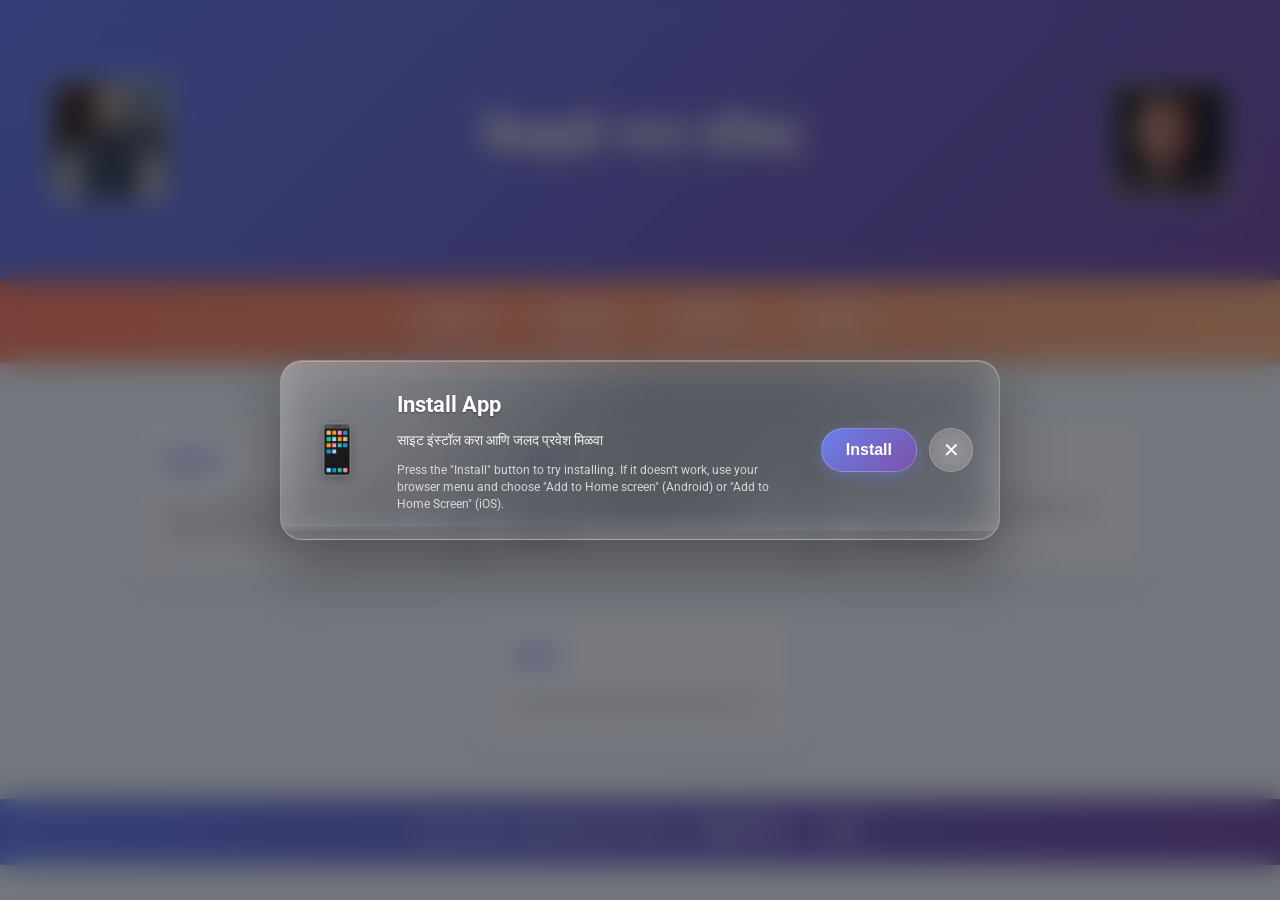
<file: index.html>
<!DOCTYPE html>
<html lang="hi">
<head>
    <meta charset="UTF-8">
    <meta name="viewport" content="width=device-width, initial-scale=1.0">
    <title>चिखली नगर परिषद</title>
    <meta name="theme-color" content="#667eea">
    <link rel="manifest" href="manifest.json">
    <link rel="apple-touch-icon" href="icons/icon-192.svg">
    <style>
@import url('https://fonts.googleapis.com/css2?family=Roboto:wght@400;700&display=swap');

/* Global Styles */
* {
    margin: 0;
    padding: 0;
    box-sizing: border-box;
}

body {
    font-family: 'Roboto', sans-serif;
    background-color: #f4f6f8;
    color: #333;
    line-height: 1.6;
}

/* Header */
header {
    background: linear-gradient(135deg, #667eea 0%, #764ba2 100%);
    padding: 80px 50px;
    display: flex;
    justify-content: space-between;
    align-items: center;
    position: relative;
    color: #ffffff;
    box-shadow: 0 4px 10px rgba(0,0,0,0.2);
}

.header-left, .header-right {
    width: 120px;
    height: 120px;
    border-radius: 8px;
    overflow: hidden;
    border: 3px solid #fff;
    z-index: 1;
    box-shadow: 0 4px 8px rgba(0,0,0,0.3);
}

.header-left img, .header-right img {
    width: 100%;
    height: 100%;
    object-fit: cover;
}

.header-center {
    font-size: 48px;
    font-weight: 700;
    text-align: center;
    z-index: 1;
    position: relative;
    text-shadow: 2px 2px 4px rgba(0,0,0,0.5);
}

/* Navigation */
nav {
    display: flex;
    justify-content: center;
    gap: 30px;
    background: linear-gradient(90deg, #ff7e5f 0%, #feb47b 100%);
    padding: 15px 0;
    box-shadow: 0 2px 5px rgba(0,0,0,0.2);
}

nav div {
    padding: 12px 30px;
    border-radius: 25px;
    font-weight: 500;
    color: #fff;
    cursor: pointer;
    transition: all 0.3s ease;
    background-color: rgba(255,255,255,0.1);
    border: 1px solid rgba(255,255,255,0.3);
}

nav div:hover {
    background-color: rgba(255,255,255,0.2);
    transform: translateY(-3px);
    box-shadow: 0 4px 10px rgba(0,0,0,0.3);
}

/* Main Content */
main {
    max-width: 1200px;
    margin: 50px auto;
    padding: 0 20px;
}

.cards {
    display: flex;
    flex-wrap: wrap;
    gap: 30px;
    justify-content: center;

}
.card {
    background-color: #fff;
    border-radius: 15px;
    padding: 30px;
    flex: 1 1 280px;
    max-width: 320px;
    box-shadow: 0 6px 20px rgba(0,0,0,0.1);
    transition: all 0.3s ease;
    opacity: 0;
    transform: translateY(30px);
    animation: fadeIn 1s forwards;
    border: 1px solid #e0e0e0;
}

.card:nth-child(1) { animation-delay: 0.2s; }
.card:nth-child(2) { animation-delay: 0.4s; }
.card:nth-child(3) { animation-delay: 0.6s; }
.card:nth-child(4) { animation-delay: 0.8s; }

.card:hover {
    transform: translateY(-10px);
    box-shadow: 0 12px 30px rgba(0,0,0,0.2);
    border-color: #667eea;
}

.card h3 {
    font-size: 24px;
    color: #667eea;
    margin-bottom: 15px;
    font-weight: 700;
}

.card p {
    font-size: 16px;
    color: #666;
}

@keyframes fadeIn {
    to {
        opacity: 1;
        transform: translateY(0);
    }
}

/* PWA Install Prompt Dialog */
.a2hs-dialog {
    display: none;
    position: fixed;
    inset: 0;
    background: rgba(10, 14, 24, 0.55);
    backdrop-filter: blur(14px);
    -webkit-backdrop-filter: blur(14px);
    z-index: 1100;
    align-items: center;
    justify-content: center;
    padding: 20px;
    animation: fadeInOverlay 0.3s ease-out;
}

.a2hs-dialog.visible {
    display: flex;
}

.a2hs-dialog__content {
    display: flex;
    align-items: center;
    justify-content: space-between;
    width: min(720px, 95%);
    background: rgba(255, 255, 255, 0.14);
    backdrop-filter: blur(24px);
    -webkit-backdrop-filter: blur(24px);
    border-radius: 22px;
    padding: 26px;
    box-shadow: 0 24px 60px rgba(0,0,0,0.35), inset 0 1px 0 rgba(255,255,255,0.25);
    color: #ffffff;
    gap: 20px;
    border: 1px solid rgba(255, 255, 255, 0.25);
    animation: slideIn 0.4s ease-out;
    position: relative;
    overflow: hidden;
}

.a2hs-dialog__content::before {
    content: '';
    position: absolute;
    inset: 0;
    pointer-events: none;
    background: linear-gradient(135deg, rgba(255,255,255,0.18) 0%, rgba(255,255,255,0) 40%, rgba(255,255,255,0) 60%, rgba(255,255,255,0.12) 100%);
    mix-blend-mode: overlay;
    opacity: 0.9;
    transform: translateY(-8px);
}

.a2hs-dialog__content::after {
    content: '';
    position: absolute;
    inset: 0;
    pointer-events: none;
    background: radial-gradient(circle at top left, rgba(255,255,255,0.25), transparent 55%);
    opacity: 0.6;
    transform: translate(-12px, -12px);
}

.a2hs-dialog__text {
    flex: 1;
    display: flex;
    flex-direction: column;
    gap: 8px;
}

.a2hs-dialog__content h2 {
    display: none;
}

.a2hs-dialog__content p {
    display: none;
}

.a2hs-dialog__header {
    display: none;
}

.a2hs-dialog__icon {
    font-size: 48px;
    margin-right: 10px;
    filter: drop-shadow(0 2px 4px rgba(0,0,0,0.3));
    animation: bounceIn 0.5s ease-out;
}

@keyframes bounceIn {
    0% {
        opacity: 0;
        transform: scale(0.3);
    }
    50% {
        opacity: 1;
        transform: scale(1.05);
    }
    70% {
        transform: scale(0.9);
    }
    100% {
        opacity: 1;
        transform: scale(1);
    }
}

.a2hs-dialog__info {
    display: none;
}

.a2hs-dialog__title {
    font-size: 22px;
    font-weight: 700;
    color: #ffffff;
    text-shadow: 0 1px 2px rgba(0,0,0,0.5);
}

.a2hs-dialog__url {
    display: none;
}

.a2hs-dialog__actions {
    display: none;
}

.a2hs-dialog__buttons {
    display: flex;
    align-items: center;
    gap: 12px;
    flex-shrink: 0;
}

.a2hs-dialog__subtitle {
    font-size: 14px;
    color: rgba(255,255,255,0.9);
    line-height: 1.4;
}

.a2hs-dialog__hint {
    font-size: 12px;
    color: rgba(255,255,255,0.75);
    margin-top: 4px;
    line-height: 1.4;
}

.a2hs-dialog__install {
    padding: 12px 24px;
    border: none;
    border-radius: 50px;
    background: linear-gradient(135deg, #667eea 0%, #764ba2 100%);
    color: #ffffff;
    font-weight: 700;
    font-size: 16px;
    cursor: pointer;
    transition: all 0.3s ease;
    box-shadow: 0 4px 15px rgba(102, 126, 234, 0.4);
    white-space: nowrap;
    border: 1px solid rgba(255,255,255,0.2);
}

.a2hs-dialog__install.disabled {
    opacity: 0.55;
    cursor: not-allowed;
    box-shadow: none;
}

.a2hs-dialog__install:hover {
    transform: translateY(-2px);
    box-shadow: 0 8px 25px rgba(102, 126, 234, 0.6);
    background: linear-gradient(135deg, #5a6fd8 0%, #6a4190 100%);
}

.a2hs-dialog__install.hidden {
    display: none;
}

.a2hs-dialog__close {
    background: rgba(255,255,255,0.1);
    border: 1px solid rgba(255,255,255,0.2);
    color: #ffffff;
    font-size: 20px;
    cursor: pointer;
    width: 44px;
    height: 44px;
    display: flex;
    align-items: center;
    justify-content: center;
    transition: all 0.3s ease;
    padding: 0;
    border-radius: 50%;
    backdrop-filter: blur(10px);
    -webkit-backdrop-filter: blur(10px);
}

.a2hs-dialog__close:hover {
    background: rgba(255,255,255,0.2);
    transform: scale(1.1);
    box-shadow: 0 4px 12px rgba(0,0,0,0.2);
}

@keyframes fadeInOverlay {
    from {
        opacity: 0;
    }
    to {
        opacity: 1;
    }
}

@keyframes slideIn {
    from {
        opacity: 0;
        transform: scale(0.9) translateY(20px);
    }
    to {
        opacity: 1;
        transform: scale(1) translateY(0);
    }
}

@media (max-width: 600px) {
    .a2hs-dialog__content {
        flex-direction: column;
        align-items: center;
        text-align: center;
        gap: 16px;
        width: 90%;
        padding: 20px;
        border-radius: 16px;
    }

    .a2hs-dialog__icon {
        font-size: 40px;
        margin-right: 0;
    }

    .a2hs-dialog__buttons {
        width: 100%;
        justify-content: space-between;
        gap: 8px;
    }

    .a2hs-dialog__install {
        padding: 10px 20px;
        font-size: 15px;
        flex: 1;
    }

    .a2hs-dialog__close {
        width: 40px;
        height: 40px;
        font-size: 18px;
    }

    .a2hs-dialog__title {
        font-size: 20px;
    }

    .a2hs-dialog__subtitle {
        font-size: 13px;
    }
}

.a2hs-button {
    display: none;
    position: fixed;
    bottom: 20px;
    right: 20px;
    z-index: 1000;
    width: 56px;
    height: 56px;
    border-radius: 50%;
    border: none;
    background: linear-gradient(135deg, #667eea 0%, #764ba2 100%);
    color: #fff;
    font-size: 24px;
    display: flex;
    align-items: center;
    justify-content: center;
    box-shadow: 0 10px 25px rgba(0,0,0,0.25);
    cursor: pointer;
    transition: transform 0.2s ease, opacity 0.2s ease;
    opacity: 0;
    pointer-events: none;
}

.a2hs-button.show {
    opacity: 1;
    pointer-events: auto;
}

.a2hs-button:hover {
    transform: translateY(-3px);
}

.a2hs-button--primary,
.a2hs-button--secondary {
    padding: 10px 16px;
    border-radius: 10px;
    border: none;
    font-weight: 600;
    cursor: pointer;
}

.a2hs-button--primary {
    background: linear-gradient(135deg, #667eea 0%, #764ba2 100%);
    color: #fff;
}

.a2hs-button--secondary {
    background: rgba(0,0,0,0.06);
    color: #333;
}

@media (max-width: 768px) {
    /* Show a placeholder straight away in mobile view; enable it once install is available */
    .a2hs-button {
        display: flex;
        opacity: 0.15;
    }

    .a2hs-button.show {
        opacity: 1;
    }
}

/* Footer */
footer {
    background: linear-gradient(90deg, #667eea 0%, #764ba2 100%);
    color: #fff;
    text-align: center;
    padding: 20px 20px;
    font-weight: 500;
    font-size: 16px;
    margin-top: 50px;
    box-shadow: 0 -2px 10px rgba(0,0,0,0.1);
}

footer a {
    color: #fff;
    text-decoration: none;
    margin: 0 15px;
    font-weight: 600;
    transition: color 0.3s;
}

footer a:hover {
    color: #feb47b;
    text-decoration: underline;
}

/* Responsive */
@media (max-width: 768px) {
    header {
        padding: 20px;
        flex-direction: row;
        text-align: center;
    }

    .header-center {
        font-size: 24px;
        margin: 0 10px;
    }

    .header-left, .header-right {
        width: 60px;
        height: 60px;
    }

    nav {
        flex-direction: column;
        gap: 15px;
        padding: 20px 0;
    }

    nav div {
        padding: 10px 20px;
        font-size: 18px;
    }

    .cards {
        flex-direction: column;
        align-items: center;
        gap: 20px;
    }

    .card {
        max-width: 100%;
        padding: 20px;
        min-height: 180px;
        display: flex;
        flex-direction: column;
        justify-content: center;
    }

    footer {
        padding: 15px 10px;
        font-size: 14px;
    }

    footer a {
        display: block;
        margin: 5px 0;
    }
}
    </style>
</head>
<body>

    <header>
        <div class="header-left">
            <img src="modi_q.jpg" alt="प्रधान मंत्री">
        </div>
        <div class="header-center">चिखली नगर परिषद</div>
        <div class="header-right">
            <img src="devaa_1.jpg" alt="देवता">
        </div>
    </header>

    <nav>
        <div onclick="openPage('Takar')">तक्रार</div>
        <div onclick="openPage('magni')">मागणी</div>
        <div onclick="openPage('yojana')">योजना</div>
        <div onclick="openPage('sampark')">संपर्क</div>
    </nav>

    <main>
        <div class="cards">
            <div class="card">
                <h3>तक्रार</h3>
                <p>आपल्या तक्रारी सहजपणे येथे नोंदवा आणि अद्ययावत स्थिती तपासा.</p>
            </div>
            <div class="card">
                <h3>मागणी</h3>
                <p>विविध मागण्या, परवानगी आणि विनंत्या येथे सबमिट करा.</p>
            </div>
            <div class="card">
                <h3>योजना</h3>
                <p>नगर परिषद द्वारे चालविल्या जाणार्‍या योजना आणि लाभांची माहिती.</p>
            </div>
            <div class="card">
                <h3>संपर्क</h3>
                <p>संपर्क माहिती आणि अधिक मदतीसाठी येथे पहा.</p>
            </div>
        </div>
    </main>

    <footer>
        सर्व हक्क राखीव © 2026 चिखली नगर परिषद | 
        <a href="#">गोपनीयता धोरण</a> | 
        <a href="#">संपर्क</a>
    </footer>

    <!-- PWA Install Popup -->
    <div id="a2hs-dialog" class="a2hs-dialog" aria-hidden="true">
        <div class="a2hs-dialog__content">
            <div class="a2hs-dialog__icon">
                📱
            </div>
            <div class="a2hs-dialog__text">
                <div class="a2hs-dialog__title">Install App</div>
                <div class="a2hs-dialog__subtitle">साइट इंस्टॉल करा आणि जलद प्रवेश मिळवा</div>
                <div class="a2hs-dialog__hint">Install option appears on supported Android browsers. If it doesn't, use your browser menu and choose "Add to Home screen".</div>
            </div>
            <div class="a2hs-dialog__buttons">
                <button id="a2hs-install" class="a2hs-dialog__install disabled" type="button">Install</button>
                <button id="a2hs-close" class="a2hs-dialog__close" type="button">✕</button>
            </div>
        </div>
    </div>

    <script>
        // Navigation helper
        function openPage(pageName) {
            window.location.href = pageName + ".html";
        }

        // PWA install prompt helper
        let deferredPrompt;
        const a2hsDialog = document.getElementById('a2hs-dialog');
        const a2hsInstall = document.getElementById('a2hs-install');
        const a2hsClose = document.getElementById('a2hs-close');

        function isAppInstalled() {
            return window.matchMedia('(display-mode: standalone)').matches || window.navigator.standalone === true;
        }

        const a2hsHint = document.querySelector('.a2hs-dialog__hint');

        function updateInstallButtonState() {
            const canInstall = !!deferredPrompt && !isAppInstalled();

            // Always show "Install" button
            a2hsInstall.textContent = 'Install';
            a2hsInstall.classList.remove('disabled'); // Always enable the button

            a2hsHint.textContent = 'Press the "Install" button to try installing. If it doesn\'t work, use your browser menu and choose "Add to Home screen" (Android) or "Add to Home Screen" (iOS).';
        }

        function showInstallPopup() {
            if (isAppInstalled()) return;
            a2hsDialog.classList.add('visible');
            a2hsDialog.setAttribute('aria-hidden', 'false');
            updateInstallButtonState();
        }

        function hideInstallPopup() {
            a2hsDialog.classList.remove('visible');
            a2hsDialog.setAttribute('aria-hidden', 'true');
        }

        window.addEventListener('DOMContentLoaded', () => {
            // Show popup each time page loads (unless already installed)
            showInstallPopup();
        });

        window.addEventListener('beforeinstallprompt', (e) => {
            // Prevent the mini-infobar from appearing automatically
            e.preventDefault();
            deferredPrompt = e;

            // Update install button state once prompt is available
            updateInstallButtonState();

            // Ensure popup is visible (in case it was hidden)
            showInstallPopup();
        });

        a2hsInstall.addEventListener('click', async () => {
            if (!deferredPrompt) {
                a2hsHint.textContent = 'Install isn\'t supported right now. Open your browser menu and pick "Add to Home screen" (Android) or "Add to Home Screen" (iOS).';
                return;
            }

            deferredPrompt.prompt();
            const choiceResult = await deferredPrompt.userChoice;

            if (choiceResult.outcome === 'accepted') {
                a2hsHint.textContent = 'Installed! You can now open it from your home screen.';
                console.log('User accepted the PWA install prompt');
            } else {
                a2hsHint.textContent = 'Install cancelled. You can try again from the browser menu (Add to Home screen).';
                console.log('User dismissed the PWA install prompt');
            }

            // Reset prompt so it can show again on refresh
            deferredPrompt = null;
            updateInstallButtonState();
        });

        a2hsClose.addEventListener('click', hideInstallPopup);

        window.addEventListener('appinstalled', () => {
            console.log('App installed');
            a2hsHint.textContent = 'Installed! You can now open the app from your home screen.';

            // Keep dialog briefly visible so user sees confirmation
            setTimeout(() => {
                hideInstallPopup();
            }, 2400);
        });

        // Register service worker
        if ('serviceWorker' in navigator) {
            window.addEventListener('load', () => {
                navigator.serviceWorker.register('sw.js')
                    .then((registration) => {
                        console.log('Service Worker registered:', registration);
                    })
                    .catch((error) => {
                        console.error('Service Worker registration failed:', error);
                    });
            });
        }
    </script>
   
</body>
</html>
</file>
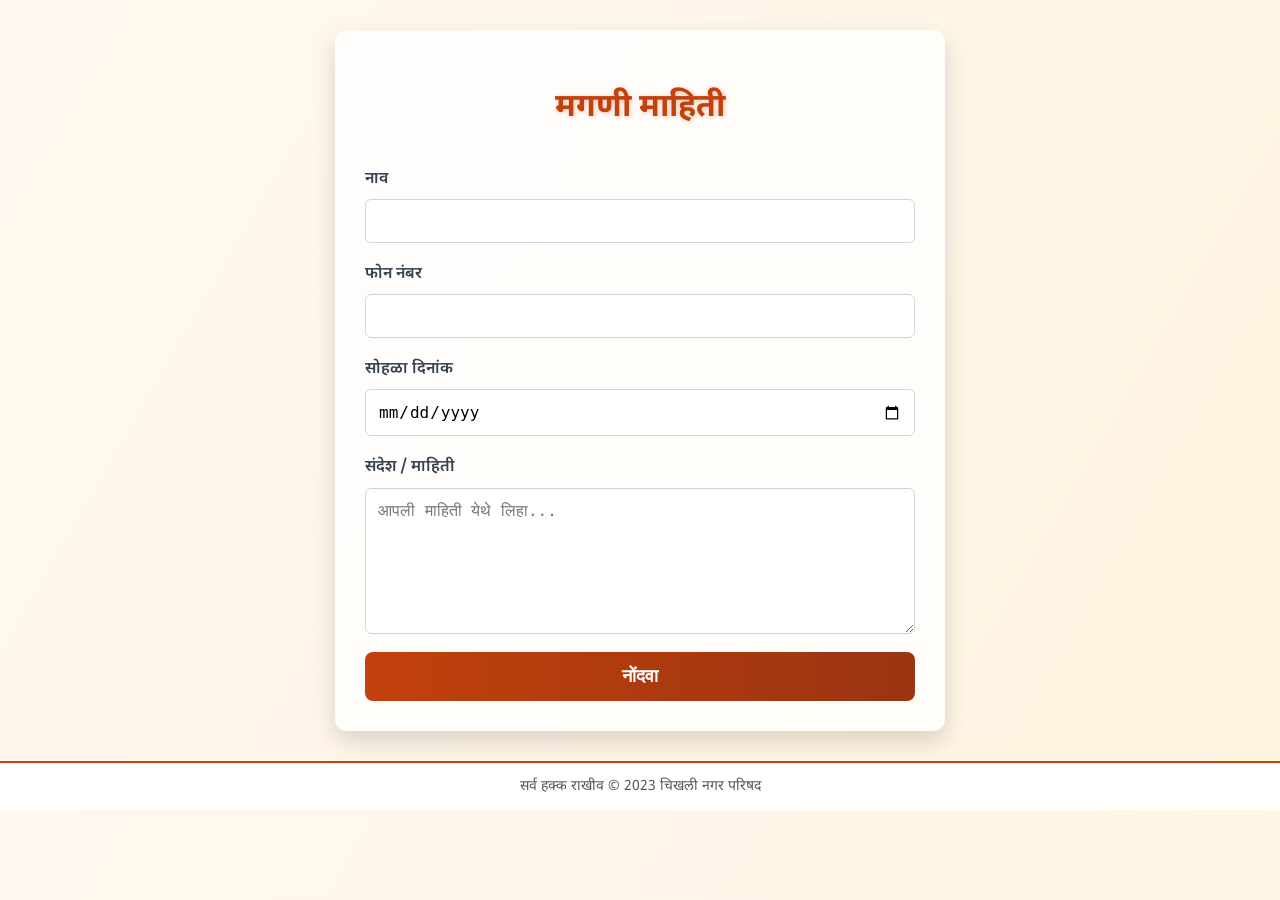
<file: magni.html>
<!DOCTYPE html>
<html lang="mr">
<head>
  <meta charset="UTF-8">
  <meta name="viewport" content="width=device-width, initial-scale=1.0">
  <title>मगणी माहिती - खामगांव नगर परिषद</title>

  <!-- Marathi Font -->
  <link href="https://fonts.googleapis.com/css2?family=Noto+Sans+Devanagari:wght@400;600;700&display=swap" rel="stylesheet">

  <style>
    /* Base Styles */
    body {
      font-family: 'Noto Sans Devanagari', sans-serif;
      margin: 0;
      padding: 0;
      background: linear-gradient(120deg, #fff8f0, #fff4e0);
      color: #333;
      line-height: 1.7;
      overflow-x: hidden;
      animation: fadeInBody 1s ease-in;
    }

    @keyframes fadeInBody {
      from { opacity: 0; }
      to { opacity: 1; }
    }

    .content {
      max-width: 550px;
      margin: 30px auto;
      padding: 30px;
      background-color: #ffffffcc;
      border-radius: 12px;
      box-shadow: 0 10px 25px rgba(0,0,0,0.15);
      animation: fadeInContent 1.2s ease-in-out;
    }

    @keyframes fadeInContent {
      from { transform: translateY(20px); opacity: 0; }
      to { transform: translateY(0); opacity: 1; }
    }

    h1 {
      text-align: center;
      color: #c2410c;
      font-size: 32px;
      margin-bottom: 10px;
      text-shadow: 1px 1px 5px rgba(194,65,12,0.3);
      animation: glow 2s infinite alternate;
    }

    @keyframes glow {
      0% { text-shadow: 1px 1px 5px rgba(194,65,12,0.3); }
      100% { text-shadow: 1px 1px 15px rgba(194,65,12,0.7); }
    }

    p {
      text-align: justify;
      font-size: 17px;
      margin-bottom: 20px;
      color: #555;
      line-height: 1.8;
    }

    /* Form Styling */
    form {
      display: flex;
      flex-direction: column;
      margin-top: 30px;
      animation: fadeInForm 1.5s ease-in-out;
    }

    @keyframes fadeInForm {
      from { transform: translateX(-20px); opacity: 0; }
      to { transform: translateX(0); opacity: 1; }
    }

    label {
      margin-bottom: 6px;
      font-weight: 600;
      color: #374151;
    }

    input, textarea {
      padding: 12px;
      margin-bottom: 18px;
      border: 1px solid #d1d5db;
      border-radius: 6px;
      font-size: 16px;
      transition: all 0.3s ease;
    }

    input:focus, textarea:focus {
      outline: none;
      border-color: #c2410c;
      box-shadow: 0 0 10px rgba(194,65,12,0.3);
      transform: scale(1.02);
    }

    textarea {
      resize: vertical;
      min-height: 120px;
    }

    button {
      padding: 14px;
      background: linear-gradient(to right, #c2410c, #9a3412);
      color: #fff;
      border: none;
      border-radius: 8px;
      font-size: 18px;
      font-weight: 600;
      cursor: pointer;
      transition: all 0.4s ease;
      animation: buttonFade 2s ease-in-out infinite alternate;
    }

    @keyframes buttonFade {
      0% { box-shadow: 0 4px 10px rgba(194,65,12,0.3); }
      100% { box-shadow: 0 6px 20px rgba(194,65,12,0.5); }
    }

    button:hover {
      transform: translateY(-2px) scale(1.02);
      background: linear-gradient(to right, #9a3412, #c2410c);
      box-shadow: 0 8px 25px rgba(194,65,12,0.6);
    }

    .maghani-info {
      margin-top: 30px;
      background: #fff3e0;
      padding: 20px;
      border-radius: 10px;
      border-left: 4px solid #c2410c;
      animation: fadeInInfo 1.5s ease-in-out;
    }

    @keyframes fadeInInfo {
      from { opacity: 0; transform: translateY(10px); }
      to { opacity: 1; transform: translateY(0); }
    }

    .maghani-info p {
      text-align: justify;
      margin: 8px 0;
      font-size: 16px;
    }

    .footer {
      text-align: center;
      padding: 12px;
      background-color: #ffffff;
      border-top: 2px solid #c2410c;
      margin-top: 30px;
      font-size: 14px;
      color: #555;
      animation: fadeInFooter 2s ease-in-out;
    }

    @keyframes fadeInFooter {
      from { opacity: 0; }
      to { opacity: 1; }
    }

    @media (max-width: 768px) {
      .content {
        margin: 15px;
        padding: 20px;
      }
      h1 {
        font-size: 26px;
      }
    }
  </style>
</head>

<body>

  <main class="content">
    <h1>मगणी माहिती</h1>

    <!-- Optional Maghani Info Section -->
    

    <!-- Optional Form for Maghani Event Submission -->
    <form action="#" method="post">
      

      <label for="name">नाव</label>
      <input type="text" id="name" name="name" required>

      <label for="phone">फोन नंबर</label>
      <input type="tel" id="phone" name="phone">

      <label for="event-date">सोहळा दिनांक</label>
      <input type="date" id="event-date" name="event-date" required>

      <label for="message">संदेश / माहिती</label>
      <textarea id="message" name="message" placeholder="आपली माहिती येथे लिहा..."></textarea>

      <button type="submit">नोंदवा</button>
    </form>

  </main>

  <footer class="footer">
    सर्व हक्क राखीव © 2023  चिखली नगर परिषद 
  </footer>

</body>
</html>
</file>
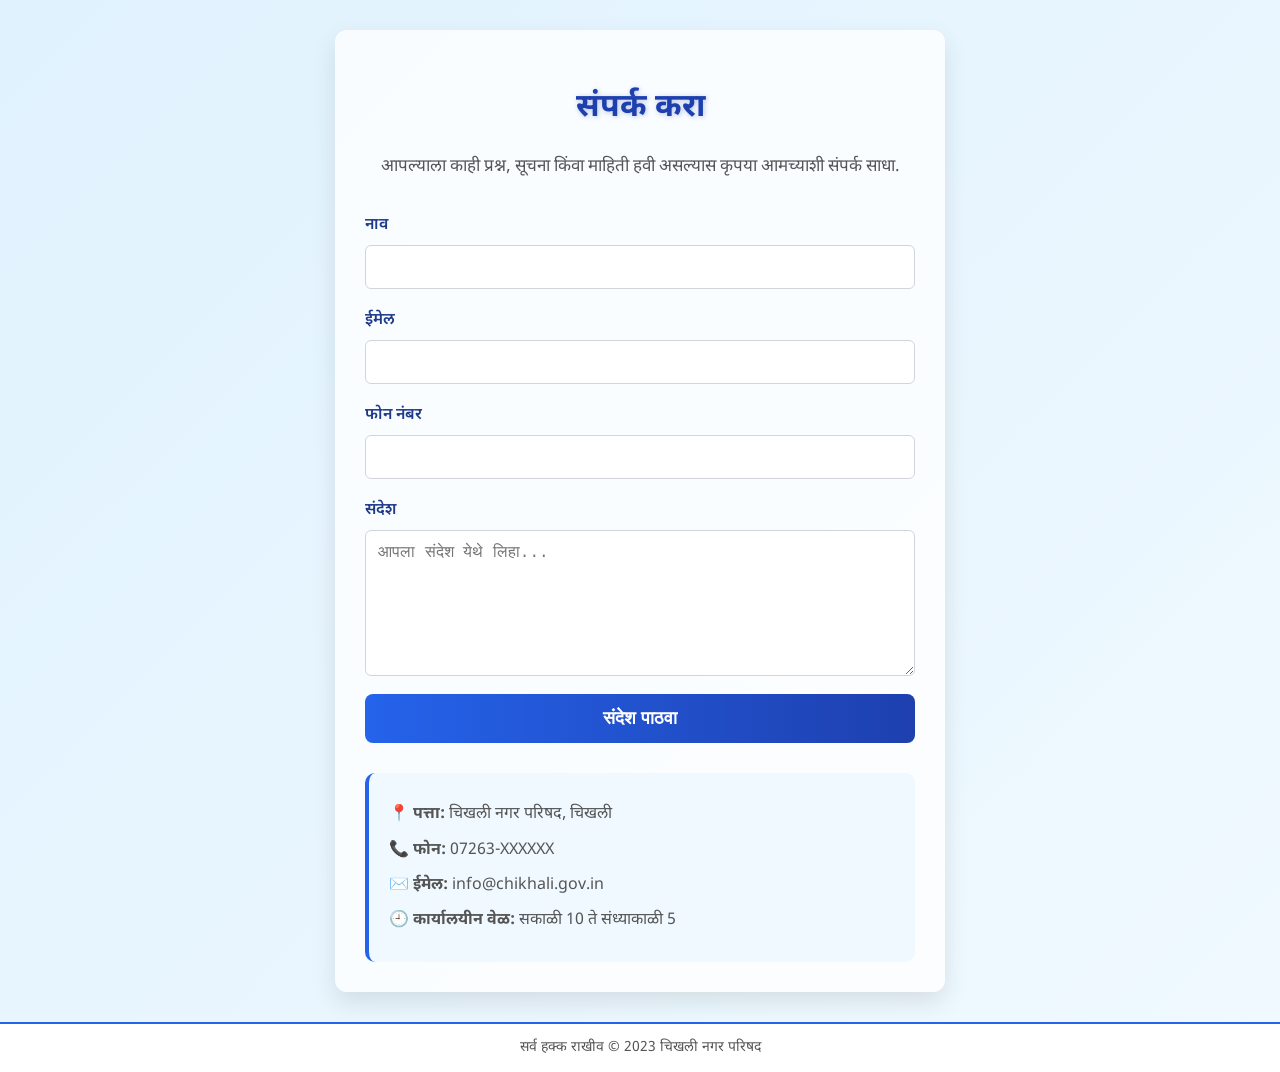
<file: sampark.html>
<!DOCTYPE html>
<html lang="mr">
<head>
  <meta charset="UTF-8">
  <meta name="viewport" content="width=device-width, initial-scale=1.0">
  <title>संपर्क पृष्ठ - खामगांव नगर परिषद</title>

  <!-- Marathi Font -->
  <link href="https://fonts.googleapis.com/css2?family=Noto+Sans+Devanagari:wght@400;600;700&display=swap" rel="stylesheet">

  <style>
    /* Base Styles */
    body {
      font-family: 'Noto Sans Devanagari', sans-serif;
      margin: 0;
      padding: 0;
      background: linear-gradient(135deg, #e0f2fe, #f0f9ff);
      color: #333;
      line-height: 1.7;
      animation: fadeInBody 1s ease-in;
      overflow-x: hidden;
    }

    @keyframes fadeInBody {
      from { opacity: 0; }
      to { opacity: 1; }
    }

    .content {
      max-width: 550px;
      margin: 30px auto;
      padding: 30px;
      background-color: #ffffffcc;
      border-radius: 12px;
      box-shadow: 0 10px 25px rgba(0,0,0,0.1);
      animation: fadeInContent 1.2s ease-in-out;
    }

    @keyframes fadeInContent {
      from { transform: translateY(20px); opacity: 0; }
      to { transform: translateY(0); opacity: 1; }
    }

    h1 {
      text-align: center;
      color: #1e40af;
      font-size: 32px;
      margin-bottom: 10px;
      text-shadow: 1px 1px 5px rgba(30,64,175,0.3);
      animation: glow 2s infinite alternate;
    }

    @keyframes glow {
      0% { text-shadow: 1px 1px 5px rgba(30,64,175,0.3); }
      100% { text-shadow: 1px 1px 15px rgba(30,64,175,0.7); }
    }

    p {
      text-align: center;
      font-size: 17px;
      margin-bottom: 30px;
      color: #555;
    }

    /* Form Styles */
    form {
      display: flex;
      flex-direction: column;
      animation: fadeInForm 1.5s ease-in-out;
    }

    @keyframes fadeInForm {
      from { transform: translateX(-20px); opacity: 0; }
      to { transform: translateX(0); opacity: 1; }
    }

    label {
      margin-bottom: 6px;
      font-weight: 600;
      color: #1e3a8a;
    }

    input, textarea {
      padding: 12px;
      margin-bottom: 18px;
      border: 1px solid #d1d5db;
      border-radius: 6px;
      font-size: 16px;
      transition: all 0.3s ease;
    }

    input:focus, textarea:focus {
      outline: none;
      border-color: #1e40af;
      box-shadow: 0 0 10px rgba(30,64,175,0.3);
      transform: scale(1.02);
    }

    textarea {
      resize: vertical;
      min-height: 120px;
    }

    button {
      padding: 14px;
      background: linear-gradient(to right, #2563eb, #1e40af);
      color: #fff;
      border: none;
      border-radius: 8px;
      font-size: 18px;
      font-weight: 600;
      cursor: pointer;
      transition: all 0.4s ease;
      animation: buttonFade 2s ease-in-out infinite alternate;
    }

    @keyframes buttonFade {
      0% { box-shadow: 0 4px 10px rgba(37,99,235,0.3); }
      100% { box-shadow: 0 6px 20px rgba(37,99,235,0.5); }
    }

    button:hover {
      transform: translateY(-2px) scale(1.02);
      background: linear-gradient(to right, #1e40af, #2563eb);
      box-shadow: 0 8px 25px rgba(37,99,235,0.6);
    }

    /* Contact Info Styling */
    .contact-info {
      margin-top: 30px;
      background: #f0f9ff;
      padding: 20px;
      border-radius: 10px;
      border-left: 4px solid #2563eb;
      animation: fadeInInfo 1.5s ease-in-out;
    }

    @keyframes fadeInInfo {
      from { opacity: 0; transform: translateY(10px); }
      to { opacity: 1; transform: translateY(0); }
    }

    .contact-info p {
      text-align: left;
      margin: 8px 0;
      font-size: 16px;
    }

    /* Footer Styling */
    .footer {
      text-align: center;
      padding: 12px;
      background-color: #ffffff;
      border-top: 2px solid #2563eb;
      margin-top: 30px;
      font-size: 14px;
      color: #555;
      animation: fadeInFooter 2s ease-in-out;
    }

    @keyframes fadeInFooter {
      from { opacity: 0; }
      to { opacity: 1; }
    }

    /* Responsive */
    @media (max-width: 768px) {
      .content {
        margin: 15px;
        padding: 20px;
      }
      h1 {
        font-size: 26px;
      }
    }
  </style>
</head>

<body>

  <main class="content">
    <h1>संपर्क करा</h1>
    <p>आपल्याला काही प्रश्न, सूचना किंवा माहिती हवी असल्यास कृपया आमच्याशी संपर्क साधा.</p>

    <form action="#" method="post">
      <label for="name">नाव</label>
      <input type="text" id="name" name="name" required>

      <label for="email">ईमेल</label>
      <input type="email" id="email" name="email" required>

      <label for="phone">फोन नंबर</label>
      <input type="tel" id="phone" name="phone">

      <label for="message">संदेश</label>
      <textarea id="message" name="message" placeholder="आपला संदेश येथे लिहा..." required></textarea>

      <button type="submit">संदेश पाठवा</button>
    </form>

    <!-- Contact Details -->
    <div class="contact-info">
      <p><strong>📍 पत्ता:</strong> चिखली नगर परिषद, चिखली</p>
      <p><strong>📞 फोन:</strong> 07263-XXXXXX</p>
      <p><strong>✉️ ईमेल:</strong> info@chikhali.gov.in</p>
      <p><strong>🕘 कार्यालयीन वेळ:</strong> सकाळी 10 ते संध्याकाळी 5</p>
    </div>

  </main>

  <footer class="footer">
    सर्व हक्क राखीव © 2023 चिखली नगर परिषद
  </footer>

</body>
</html>
</file>
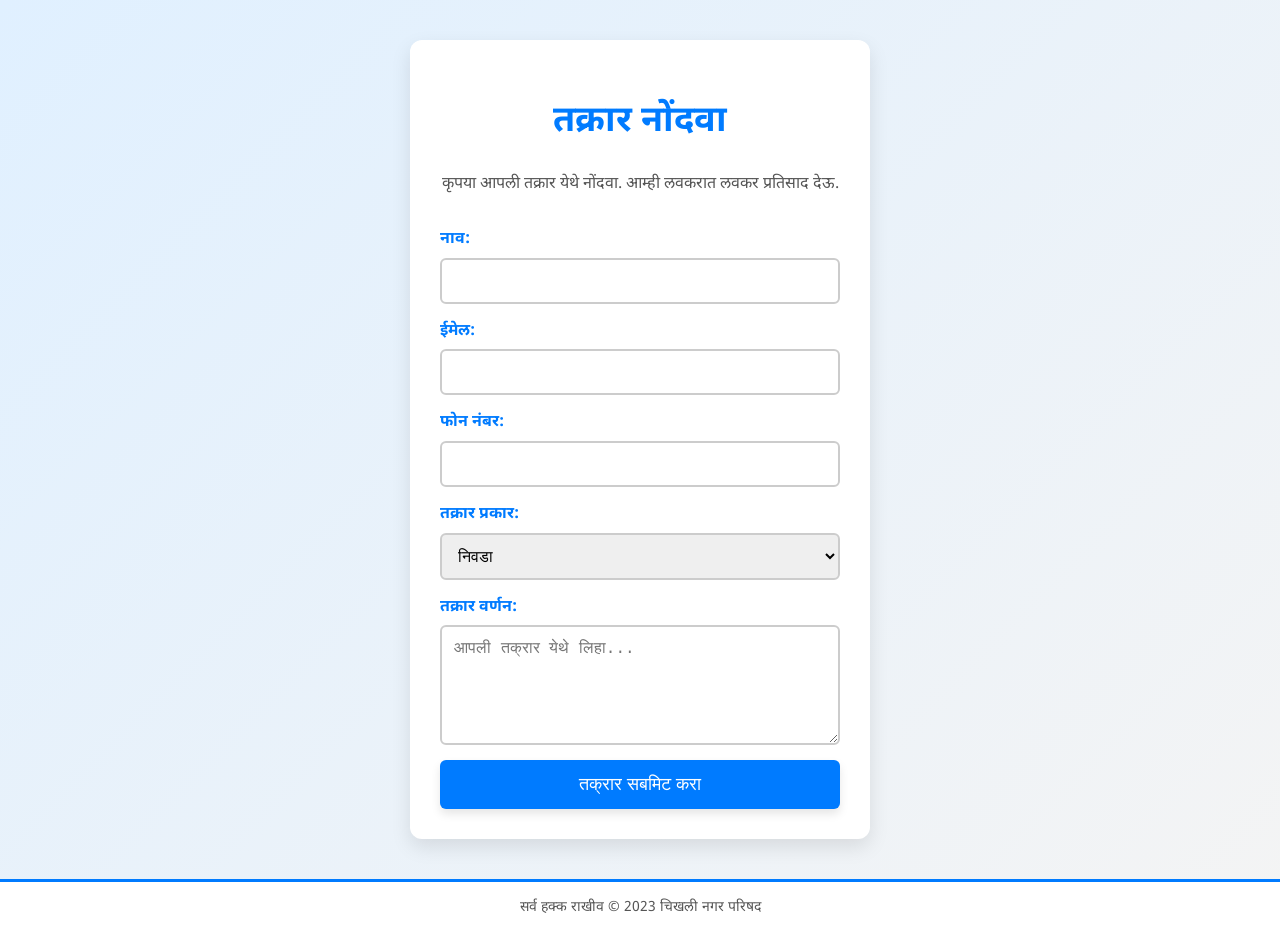
<file: Takar.html>
<!DOCTYPE html>
<html lang="mr">
<head>
<meta charset="UTF-8">
<meta name="viewport" content="width=device-width, initial-scale=1.0">
<title>तक्रार नोंदवा - चिखली नगर परिषद</title>

<!-- Marathi Font -->
<link href="https://fonts.googleapis.com/css2?family=Noto+Sans+Devanagari:wght@400;600;700&display=swap" rel="stylesheet">

<style>
/* General Styles */
body {
  font-family: 'Noto Sans Devanagari', sans-serif;
  margin: 0;
  padding: 0;
  background: linear-gradient(135deg, #e0f0ff, #f4f4f4);
  color: #333;
  line-height: 1.6;
  animation: bodyFade 1.5s ease-in-out;
}

@keyframes bodyFade {
  from {opacity: 0;}
  to {opacity: 1;}
}

/* Main Content Styles */
.content {
  max-width: 400px;
  margin: 40px auto;
  padding: 30px;
  background-color: #ffffff;
  border-radius: 12px;
  box-shadow: 0 8px 20px rgba(0,0,0,0.1);
  animation: contentFade 1s ease forwards;
}

@keyframes contentFade {
  from {opacity: 0; transform: translateY(20px);}
  to {opacity: 1; transform: translateY(0);}
}

.content h1 {
  text-align: center;
  color: #007bff;
  margin-bottom: 20px;
  font-size: 36px;
  animation: headingSlide 1s ease forwards;
}

@keyframes headingSlide {
  from { transform: translateY(-30px); opacity: 0; }
  to { transform: translateY(0); opacity: 1; }
}

.content p {
  text-align: center;
  margin-bottom: 30px;
  font-size: 16px;
  color: #555;
  animation: textFade 1.5s ease forwards;
}

@keyframes textFade {
  from {opacity: 0;}
  to {opacity: 1;}
}

/* Form Styles */
form {
  display: flex;
  flex-direction: column;
}

label {
  margin-bottom: 5px;
  font-weight: bold;
  color: #007bff;
  transition: color 0.3s;
}

input, select, textarea {
  padding: 12px;
  margin-bottom: 15px;
  border: 2px solid #ccc;
  border-radius: 6px;
  font-size: 16px;
  width: 100%;
  box-sizing: border-box;
  transition: box-shadow 0.3s, border-color 0.3s;
  opacity: 0;
  transform: translateY(20px);
  animation: fieldFade 0.8s forwards;
}

input:nth-of-type(1) { animation-delay: 0.2s; }
input:nth-of-type(2) { animation-delay: 0.4s; }
input:nth-of-type(3) { animation-delay: 0.6s; }
select { animation-delay: 0.8s; }
textarea { animation-delay: 1s; }

@keyframes fieldFade {
  to { opacity: 1; transform: translateY(0); }
}

input:focus, select:focus, textarea:focus {
  outline: none;
  border-color: #007bff;
  box-shadow: 0 0 8px rgba(0, 123, 255, 0.4);
}

textarea { min-height: 120px; }

button {
  padding: 14px;
  background-color: #007bff;
  color: white;
  border: none;
  border-radius: 6px;
  font-size: 18px;
  cursor: pointer;
  transition: all 0.3s ease;
  box-shadow: 0 5px 10px rgba(0,0,0,0.1);
  opacity: 0;
  transform: translateY(20px);
  animation: buttonFade 1s forwards;
  animation-delay: 1.2s;
}

@keyframes buttonFade {
  to { opacity: 1; transform: translateY(0);}
}

button:hover {
  background-color: #0056b3;
  transform: translateY(-3px) scale(1.03);
  box-shadow: 0 8px 15px rgba(0,0,0,0.2);
}

/* Footer Styles */
.footer {
  text-align: center;
  padding: 15px;
  background-color: #ffffff;
  border-top: 3px solid #007bff;
  margin-top: 40px;
  font-size: 14px;
  color: #555;
}

/* Responsive Design */
@media (max-width: 768px) {
  .content {
    margin: 20px;
    padding: 20px;
  }
  .content h1 {
    font-size: 28px;
  }
}
</style>
</head>
<body>
<main class="content">
<h1>तक्रार नोंदवा</h1>
<p>कृपया आपली तक्रार येथे नोंदवा. आम्ही लवकरात लवकर प्रतिसाद देऊ.</p>

<form action="#" method="post">
  <label for="name">नाव:</label>
  <input type="text" id="name" name="name" required>

  <label for="email">ईमेल:</label>
  <input type="email" id="email" name="email" required>

  <label for="phone">फोन नंबर:</label>
  <input type="tel" id="phone" name="phone" required>

  <label for="complaint-type">तक्रार प्रकार:</label>
  <select id="complaint-type" name="complaint-type" required>
    <option value="">निवडा</option>
    <option value="road">रस्ता</option>
    <option value="water">पाणी</option>
    <option value="electricity">वीज</option>
    <option value="sanitation">स्वच्छता</option>
    <option value="other">इतर</option>
  </select>

  <label for="description">तक्रार वर्णन:</label>
  <textarea id="description" name="description" placeholder="आपली तक्रार येथे लिहा..." required></textarea>

  <button type="submit">तक्रार सबमिट करा</button>
</form>
</main>

<footer class="footer">
  सर्व हक्क राखीव © 2023 चिखली नगर परिषद
</footer>
</body>
</html>
</file>
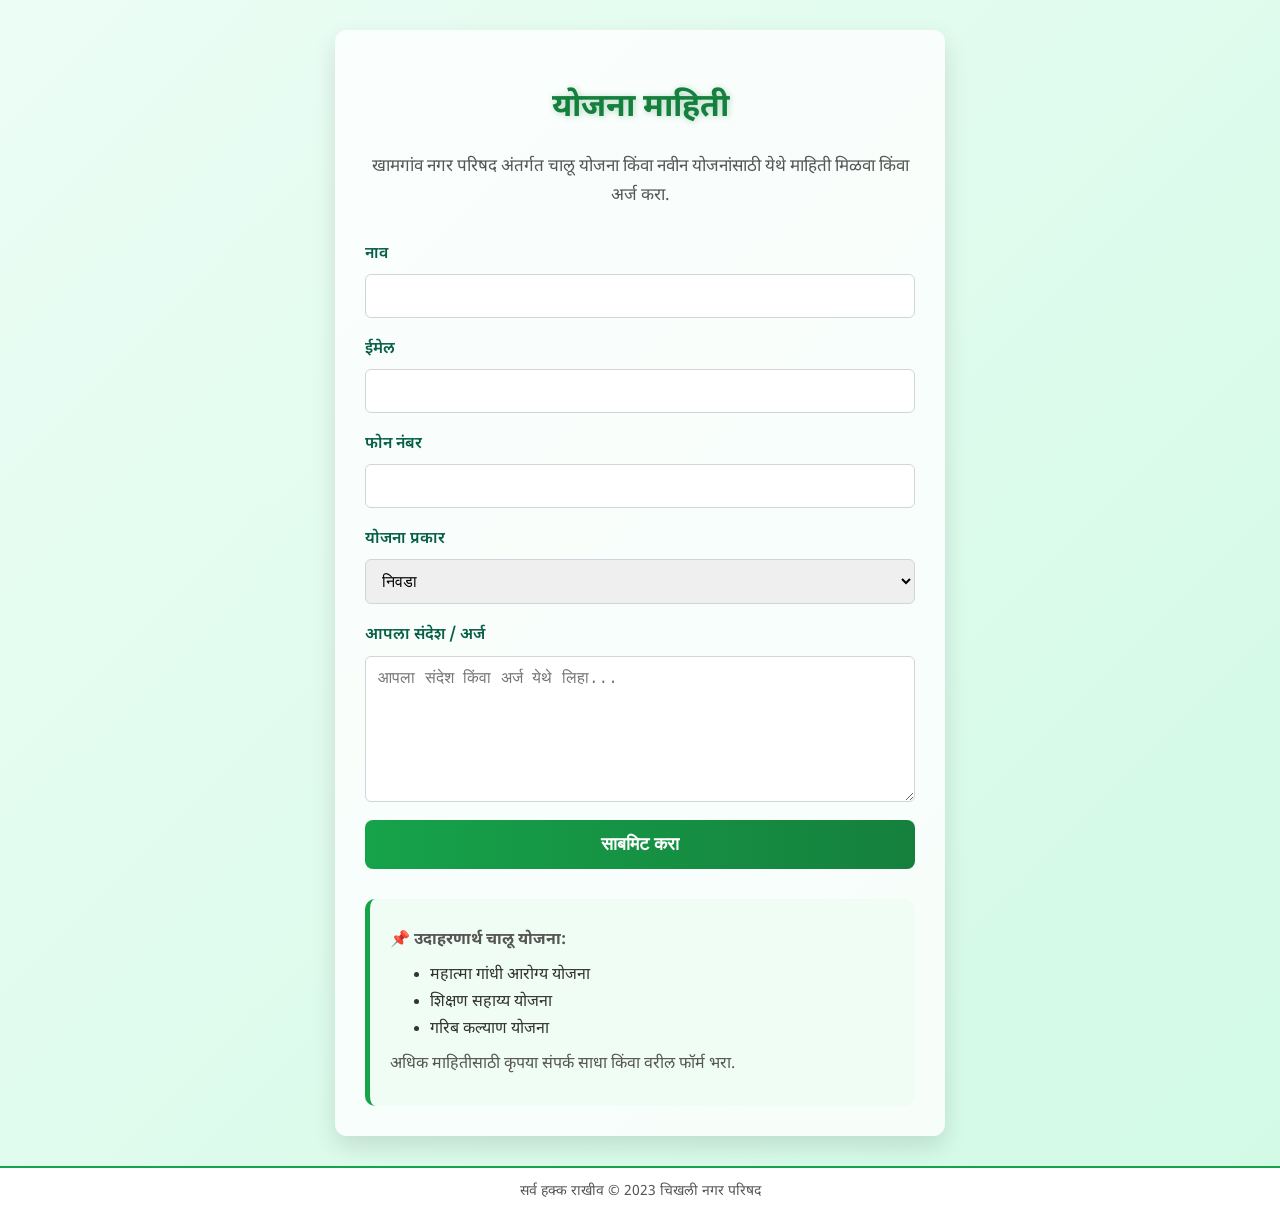
<file: yojana.html>
<!DOCTYPE html>
<html lang="mr">
<head>
  <meta charset="UTF-8">
  <meta name="viewport" content="width=device-width, initial-scale=1.0">
  <title>योजना माहिती - खामगांव नगर परिषद</title>

  <!-- Marathi Font -->
  <link href="https://fonts.googleapis.com/css2?family=Noto+Sans+Devanagari:wght@400;600;700&display=swap" rel="stylesheet">

  <style>
    /* Base Styles */
    body {
      font-family: 'Noto Sans Devanagari', sans-serif;
      margin: 0;
      padding: 0;
      background: linear-gradient(135deg, #ecfdf5, #d1fae5);
      color: #333;
      line-height: 1.7;
      animation: fadeInBody 1s ease-in;
      overflow-x: hidden;
    }

    @keyframes fadeInBody {
      from { opacity: 0; }
      to { opacity: 1; }
    }

    .content {
      max-width: 550px;
      margin: 30px auto;
      padding: 30px;
      background-color: #ffffffcc;
      border-radius: 12px;
      box-shadow: 0 10px 25px rgba(0,0,0,0.12);
      animation: fadeInContent 1.2s ease-in-out;
    }

    @keyframes fadeInContent {
      from { transform: translateY(20px); opacity: 0; }
      to { transform: translateY(0); opacity: 1; }
    }

    h1 {
      text-align: center;
      color: #15803d; /* Dark Green for schemes */
      font-size: 32px;
      margin-bottom: 10px;
      text-shadow: 1px 1px 6px rgba(21,128,61,0.3);
      animation: glow 2s infinite alternate;
    }

    @keyframes glow {
      0% { text-shadow: 1px 1px 6px rgba(21,128,61,0.3); }
      100% { text-shadow: 1px 1px 18px rgba(21,128,61,0.7); }
    }

    p {
      text-align: center;
      font-size: 17px;
      margin-bottom: 30px;
      color: #555;
    }

    /* Form Styles */
    form {
      display: flex;
      flex-direction: column;
      animation: fadeInForm 1.5s ease-in-out;
    }

    @keyframes fadeInForm {
      from { transform: translateX(-20px); opacity: 0; }
      to { transform: translateX(0); opacity: 1; }
    }

    label {
      margin-bottom: 6px;
      font-weight: 600;
      color: #065f46; /* Deep green */
    }

    input, select, textarea {
      padding: 12px;
      margin-bottom: 18px;
      border: 1px solid #d1d5db;
      border-radius: 6px;
      font-size: 16px;
      transition: all 0.3s ease;
    }

    input:focus, select:focus, textarea:focus {
      outline: none;
      border-color: #15803d;
      box-shadow: 0 0 10px rgba(21,128,61,0.3);
      transform: scale(1.02);
    }

    textarea {
      resize: vertical;
      min-height: 120px;
    }

    button {
      padding: 14px;
      background: linear-gradient(to right, #16a34a, #15803d);
      color: #fff;
      border: none;
      border-radius: 8px;
      font-size: 18px;
      font-weight: 600;
      cursor: pointer;
      transition: all 0.4s ease;
      animation: buttonFade 2s ease-in-out infinite alternate;
    }

    @keyframes buttonFade {
      0% { box-shadow: 0 4px 10px rgba(22,163,74,0.3); }
      100% { box-shadow: 0 6px 20px rgba(22,163,74,0.5); }
    }

    button:hover {
      transform: translateY(-2px) scale(1.02);
      background: linear-gradient(to right, #15803d, #16a34a);
      box-shadow: 0 8px 25px rgba(22,163,74,0.6);
    }

    /* Scheme Info Styling */
    .scheme-info {
      margin-top: 30px;
      background: #f0fdf4;
      padding: 20px;
      border-radius: 10px;
      border-left: 5px solid #16a34a;
      animation: fadeInInfo 1.5s ease-in-out;
    }

    @keyframes fadeInInfo {
      from { opacity: 0; transform: translateY(10px); }
      to { opacity: 1; transform: translateY(0); }
    }

    .scheme-info p, .scheme-info ul {
      text-align: left;
      margin: 8px 0;
      font-size: 16px;
    }

    /* Footer Styling */
    .footer {
      text-align: center;
      padding: 12px;
      background-color: #ffffff;
      border-top: 2px solid #16a34a;
      margin-top: 30px;
      font-size: 14px;
      color: #555;
      animation: fadeInFooter 2s ease-in-out;
    }

    @keyframes fadeInFooter {
      from { opacity: 0; }
      to { opacity: 1; }
    }

    /* Responsive */
    @media (max-width: 768px) {
      .content {
        margin: 15px;
        padding: 20px;
      }
      h1 {
        font-size: 26px;
      }
    }
  </style>
</head>

<body>

  <main class="content">
    <h1>योजना माहिती</h1>
    <p>खामगांव नगर परिषद अंतर्गत चालू योजना किंवा नवीन योजनांसाठी येथे माहिती मिळवा किंवा अर्ज करा.</p>

    <form action="#" method="post">
      <label for="name">नाव</label>
      <input type="text" id="name" name="name" required>

      <label for="email">ईमेल</label>
      <input type="email" id="email" name="email">

      <label for="phone">फोन नंबर</label>
      <input type="tel" id="phone" name="phone">

      <label for="scheme-type">योजना प्रकार</label>
      <select id="scheme-type" name="scheme-type" required>
        <option value="">निवडा</option>
        <option value="health">आरोग्य योजना</option>
        <option value="education">शिक्षण योजना</option>
        <option value="welfare">कल्याण योजना</option>
        <option value="other">इतर योजना</option>
      </select>

      <label for="message">आपला संदेश / अर्ज</label>
      <textarea id="message" name="message" placeholder="आपला संदेश किंवा अर्ज येथे लिहा..." required></textarea>

      <button type="submit">साबमिट करा</button>
    </form>

    <!-- Scheme Info -->
    <div class="scheme-info">
      <p><strong>📌 उदाहरणार्थ चालू योजना:</strong></p>
      <ul>
        <li>महात्मा गांधी आरोग्य योजना</li>
        <li>शिक्षण सहाय्य योजना</li>
        <li>गरिब कल्याण योजना</li>
      </ul>
      <p>अधिक माहितीसाठी कृपया संपर्क साधा किंवा वरील फॉर्म भरा.</p>
    </div>

  </main>

  <footer class="footer">
    सर्व हक्क राखीव © 2023 चिखली नगर परिषद 
  </footer>

</body>
</html>
</file>
